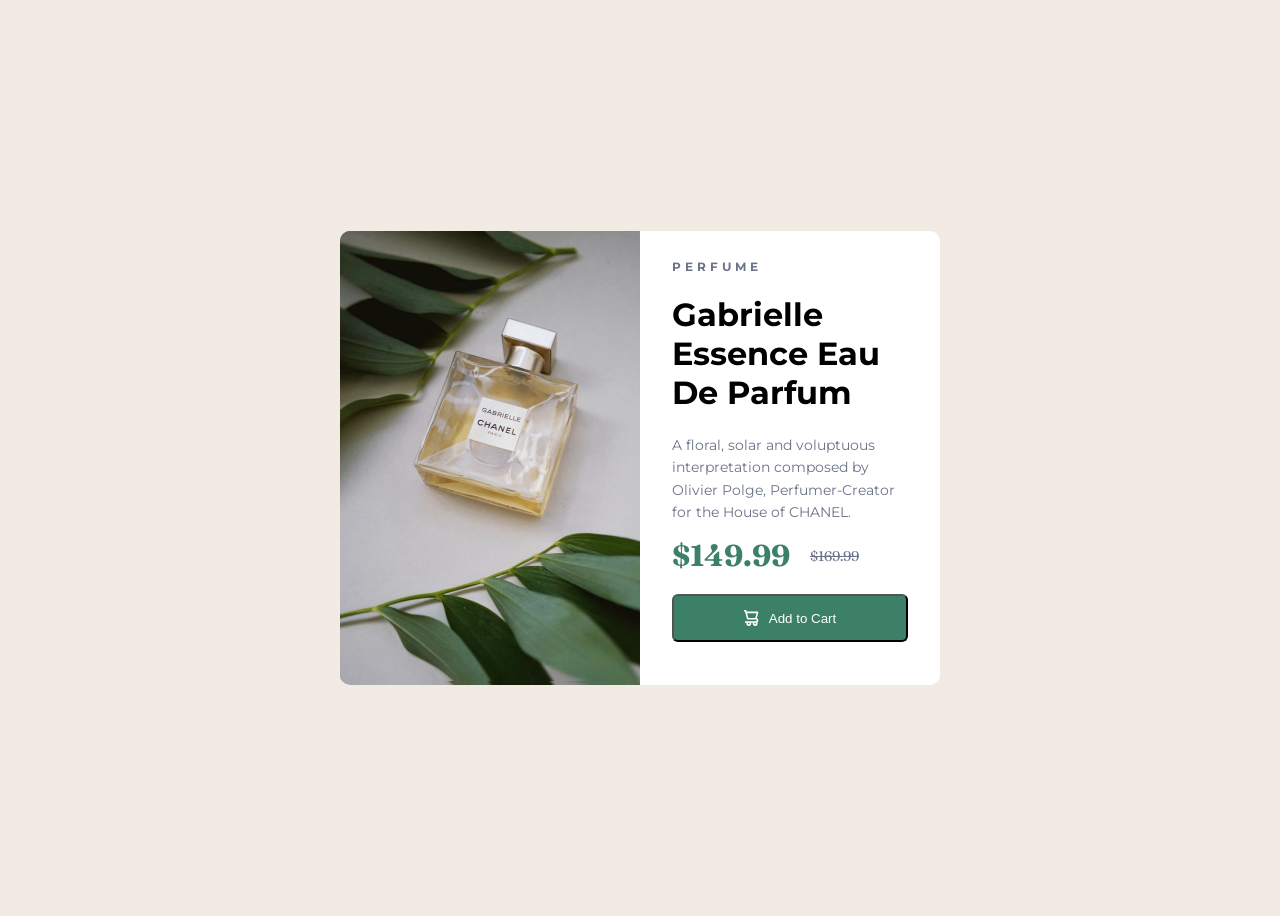
<file: product-preview-card-component-main/index.html>
<!DOCTYPE html>
<!DOCTYPE html>
<html lang="en">

<head>
  <meta charset="UTF-8">
  <meta name="viewport" content="width=device-width, initial-scale=1.0">
  <!-- displays site properly based on user's device -->

  <link rel="icon" type="image/png" sizes="32x32" href="./images/favicon-32x32.png">
  <link rel="stylesheet" href="./styles.css">
  <title>Frontend Mentor | Product preview card component</title>
</head>

<body>

  <div id="card">
    <div id="cardImg">
      <picture>
        <source media="(width <= 600px)" srcset="./images/image-product-mobile.jpg">
        <img src="./images/image-product-desktop.jpg" alt="Imagen de perfume" width="300px">
      </picture>
    </div>

    <div id="cardDescription">
      <p id="category">Perfume</p>

      <h1>Gabrielle Essence Eau De Parfum</h1>

      <p id="productDescription">A floral, solar and voluptuous interpretation composed by Olivier Polge,
        Perfumer-Creator for the House of CHANEL.</p>

      <div id="cardPrice">
        <p id="newPrice">$149.99</p>
        <p id="oldPrice"><del>$169.99</del></p>
      </div>

      <button>
        <img src="./images/icon-cart.svg" alt="">
        <p>Add to Cart</p>
      </button>
    </div>
  </div>
</body>

</html>
</file>
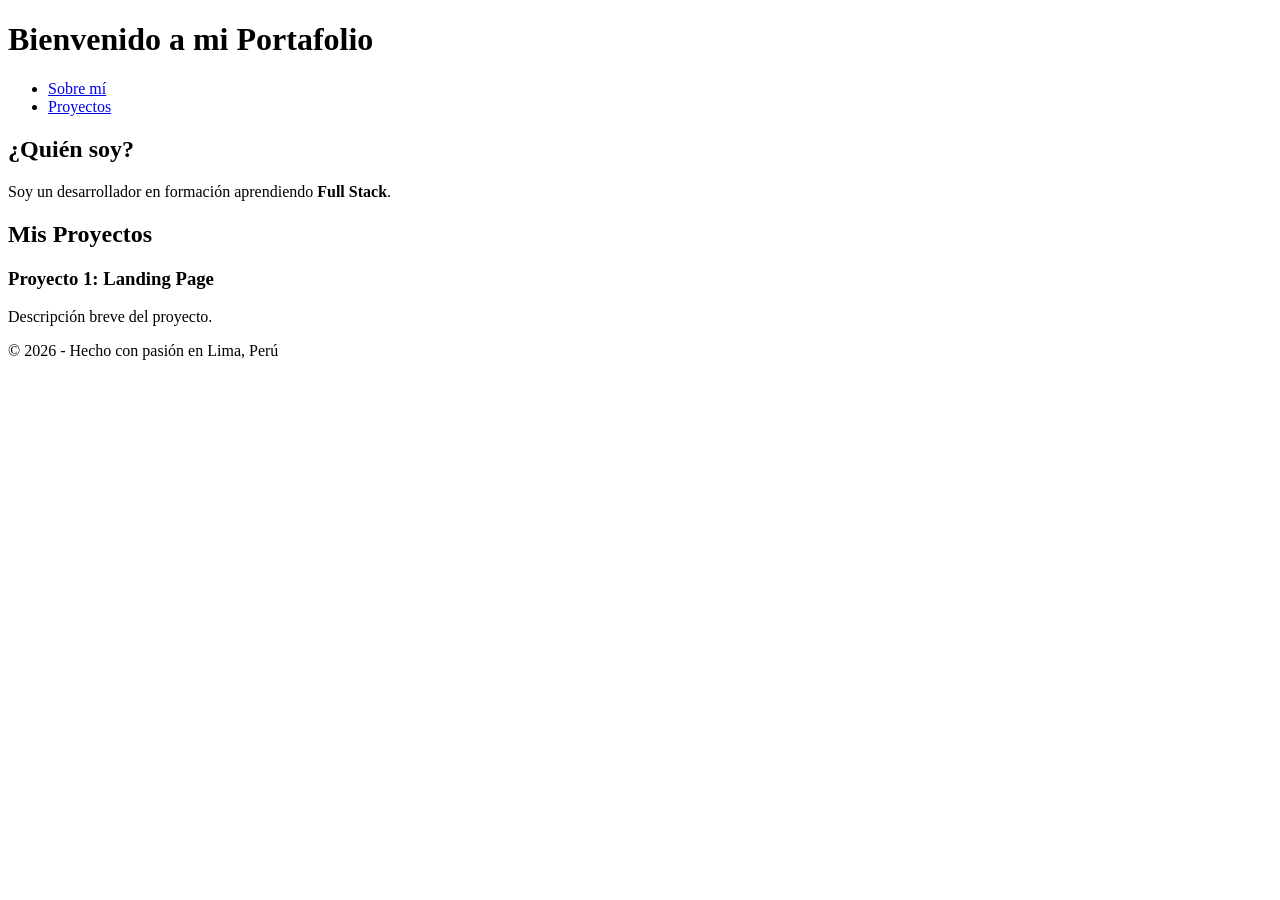
<file: practicando/semana_01/index.html>
<!DOCTYPE html>
<html lang="es">

<head>
    <meta charset="UTF-8">
    <meta name="viewport" content="width=device-width, initial-scale=1.0">
    <title>Mi primera Web Profesional</title>
</head>

<body>
    <header>
        <h1>Bienvenido a mi Portafolio</h1> 
        <nav>
            <ul>
                <li> <a href="sobre-mi">Sobre mí</a> </li>
                <li> <a href="proyectos">Proyectos</a></li>
            </ul>
        </nav>
    </header>    

    <main> <section id="sobre-mi">
            <h2>¿Quién soy?</h2>
            <p>Soy un desarrollador en formación aprendiendo <strong>Full Stack</strong>.</p>
        </section>

            <section id="proyectos">
                <h2>Mis Proyectos</h2>
                <article> <h3>Proyecto 1: Landing Page</h3>
                    <p>Descripción breve del proyecto.</p>
                </article>
            </section>
    </main>

    <footer>
        <p>&copy; 2026 - Hecho con pasión en Lima, Perú</p>
    </footer>
</body>

</html>
</file>
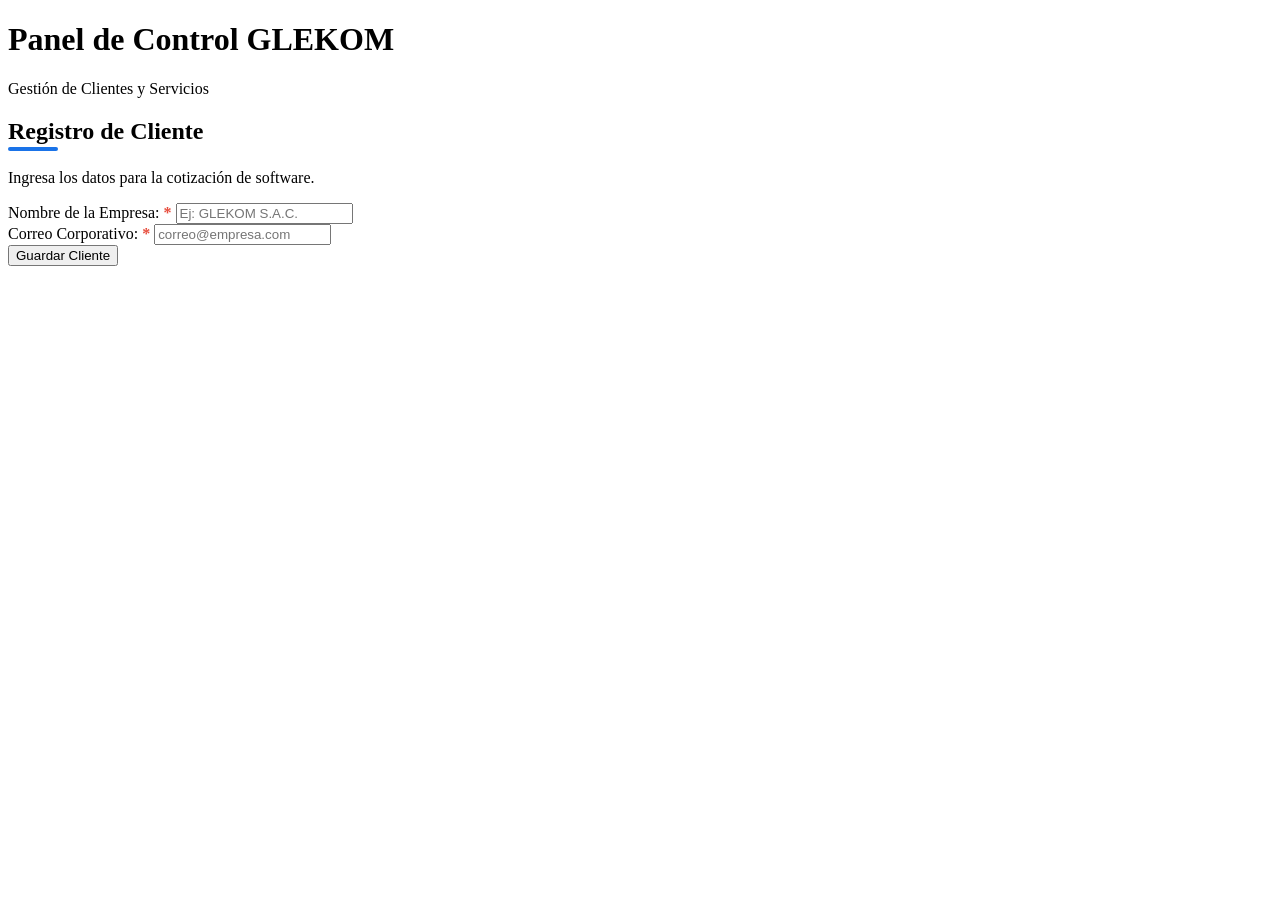
<file: practicando/semana_02/index.html>
<!DOCTYPE html>
<html lang="es">

<head>
    <meta charset="UTF-8">
    <meta name="viewport" content="width=device-width, initial-scale=1.0">
    <title>Glekom - Formulario con Box Model</title>
    <link rel="stylesheet" href="stylev4.css">
</head>

<body>

    <header>
        <h1 class="titulo-principal">Panel de Control GLEKOM</h1>
        <p id="subtitulo-bienvenida">Gestión de Clientes y Servicios</p>
    </header>

    <main>
        <section class="tarjeta-servicio">
            <h2>Registro de Cliente</h2>
            <p class="descripcion">Ingresa los datos para la cotización de software.</p>
            
            <form>
                <div class="grupo-campo">
                    <label for="nombre">Nombre de la Empresa:</label>
                    <input type="text" id="nombre" class="input-formulario" placeholder="Ej: GLEKOM S.A.C.">
                </div>

                <div class="grupo-campo">
                    <label for="email">Correo Corporativo:</label>
                    <input type="email" id="email" class="input-formulario" placeholder="correo@empresa.com">
                </div>

                <button type="button" class="btn-primario">Guardar Cliente</button>
            </form>
        </section>
    </main>

</body>
</html>
</file>
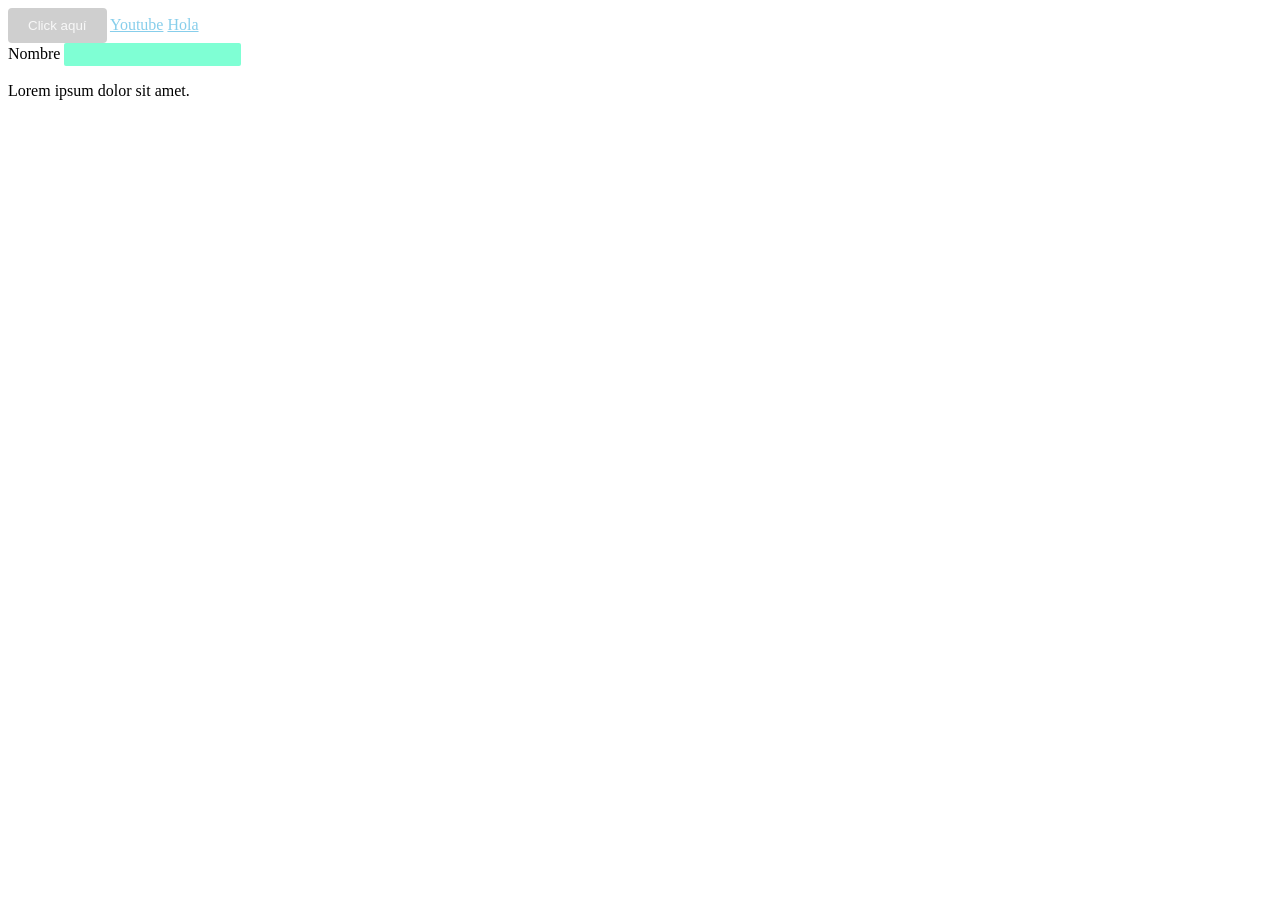
<file: paginas/efectos.html>
<!DOCTYPE html>
<html lang="es">

<head>
    <meta charset="UTF-8">
    <meta name="viewport" content="width=device-width, initial-scale=1.0">
    <link rel="stylesheet" href="../css/efectos.css">
    <title>Document</title>
</head>

<body>
    <button onclick="alert('Has dado click')" disabled>Click aquí</button>

    <a href="https://youtube.com" target="_blank">Youtube</a>
    <a href="https://jjjjjjjjjj.com">Hola</a>

    <form action="">
        <label for="">Nombre</label>
        <input type="email">
    </form>

    <p>Lorem ipsum dolor sit amet.</p>
</body>

</html>
</file>
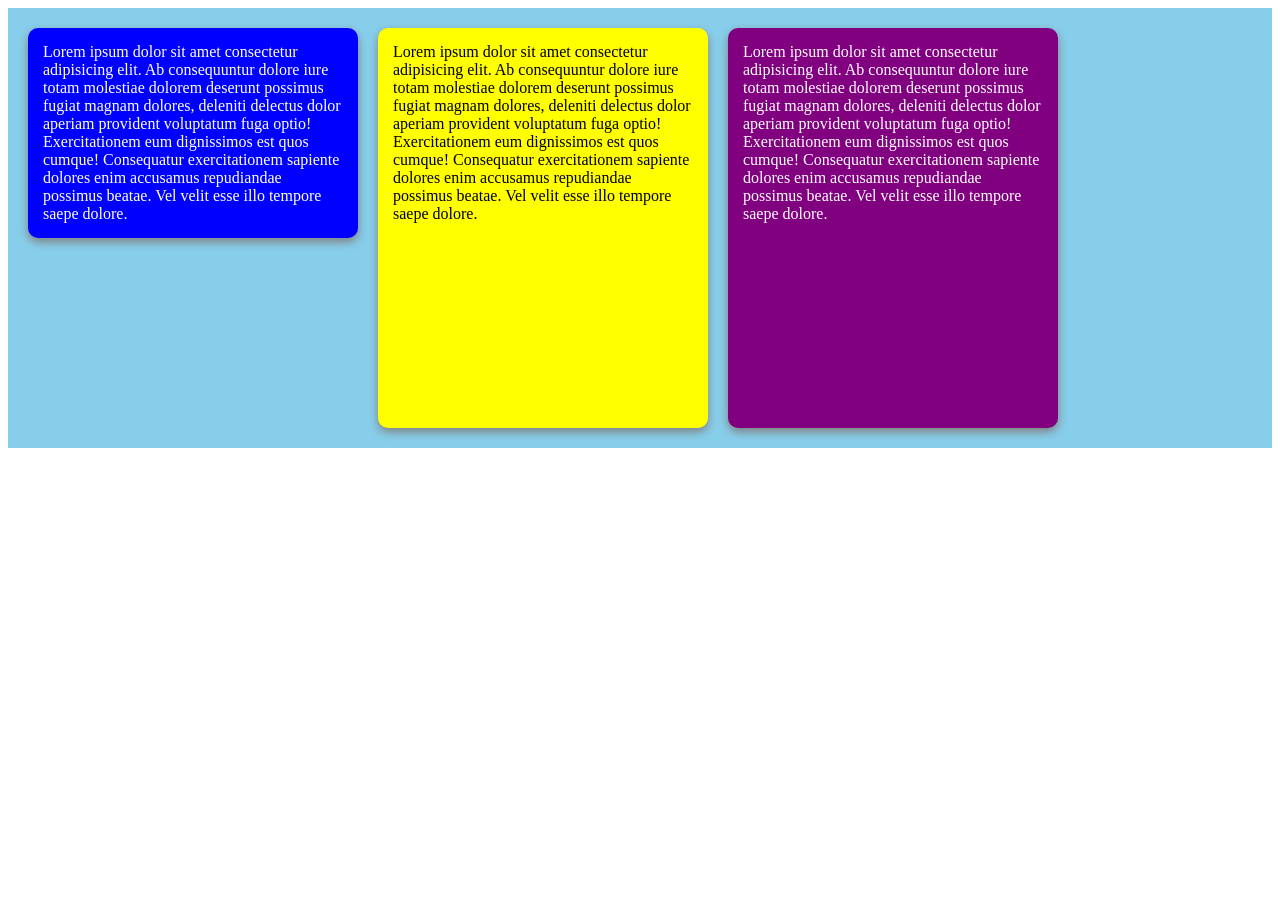
<file: paginas/flex.html>
<!DOCTYPE html>
<html lang="es">

<head>
    <meta charset="UTF-8">
    <meta name="viewport" content="width=device-width, initial-scale=1.0">
    <link rel="stylesheet" href="../css/flex.css">
    <title>Document</title>
</head>

<body>
    <div id="padre">
        <div class="hijo">Lorem ipsum dolor sit amet consectetur adipisicing elit. Ab consequuntur dolore iure totam
            molestiae dolorem deserunt possimus fugiat magnam dolores, deleniti delectus dolor aperiam provident
            voluptatum fuga optio! Exercitationem eum dignissimos est quos cumque! Consequatur exercitationem sapiente
            dolores enim accusamus repudiandae possimus beatae. Vel velit esse illo tempore saepe dolore.</div>
        <div class="hijo">Lorem ipsum dolor sit amet consectetur adipisicing elit. Ab consequuntur dolore iure totam
            molestiae dolorem deserunt possimus fugiat magnam dolores, deleniti delectus dolor aperiam provident
            voluptatum fuga optio! Exercitationem eum dignissimos est quos cumque! Consequatur exercitationem sapiente
            dolores enim accusamus repudiandae possimus beatae. Vel velit esse illo tempore saepe dolore.</div>
        <div class="hijo">Lorem ipsum dolor sit amet consectetur adipisicing elit. Ab consequuntur dolore iure totam
            molestiae dolorem deserunt possimus fugiat magnam dolores, deleniti delectus dolor aperiam provident
            voluptatum fuga optio! Exercitationem eum dignissimos est quos cumque! Consequatur exercitationem sapiente
            dolores enim accusamus repudiandae possimus beatae. Vel velit esse illo tempore saepe dolore.</div>
    </div>
</body>

</html>
</file>
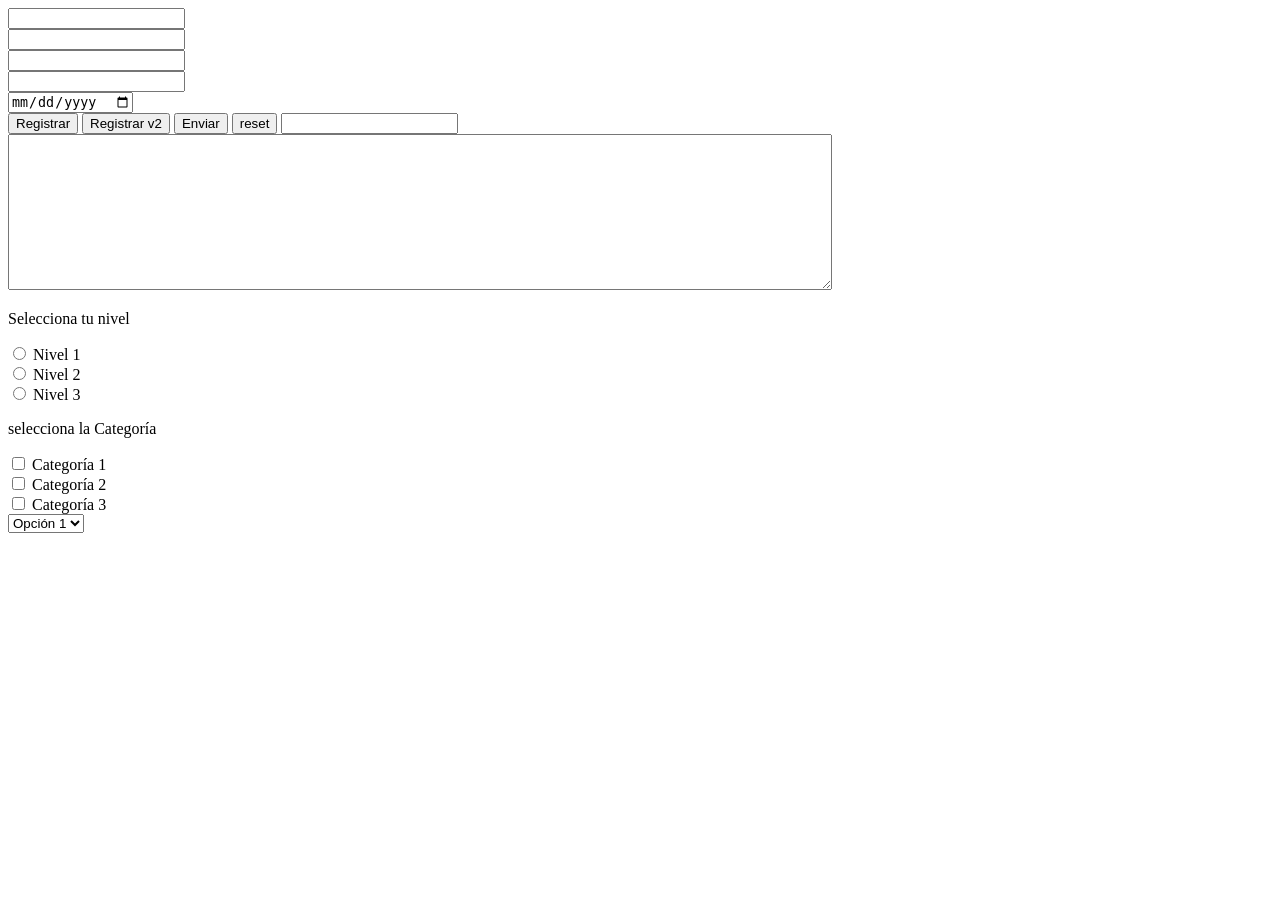
<file: paginas/formularios.html>
<!DOCTYPE html>
<html lang="es">
<head>
    <meta charset="UTF-8">
    <meta name="viewport" content="width=device-width, initial-scale=1.0">
    <title>Document</title>
</head>
<body>

    <form action="">

          <!-- para escribir texto -->
        <input type="text"> <br>

        <!-- para escribir números -->
        <input type="number"> <br>

        <!-- para escribir contraseñas -->
        <input type="password"> <br>

        <!-- para escribir correos -->
        <input type="email"> <br>

        <!-- para escribir fechas -->
        <input type="date"> <br>

        <!-- para crear botones -->
        <input type="button" value="Registrar">

        <!-- otra forma para crear botones, este es el más moderno para crear botones -->  
        <button>Registrar v2</button>

        <!-- permite enviar la información -->
        <input type="submit" value="Enviar">
    
        <!-- permite resetear o eliminar la información de un formulario -->
        <input type="reset" value="reset">

         <!-- permite agregar información de página web -->
        <input type="url">

        <!-- permite agregar texto largo -->
        <textarea cols="100" rows="10"></textarea>

        <p>Selecciona tu nivel</p>
        <input type="radio" name="nivel"> <span>Nivel 1</span> <br>
        <input type="radio" name="nivel"> <span>Nivel 2</span> <br>
        <input type="radio" name="nivel"> <span>Nivel 3</span> <br>

        <p>selecciona la Categoría</p>
        <input type="checkbox" name="check 1"> <span>Categoría 1</span> <br>
        <input type="checkbox" name="check 2"> <span>Categoría 2</span> <br>
        <input type="checkbox" name="check 3"> <span>Categoría 3</span> <br>

        <select name="Opciones">
            <option value="1"> Opción 1</option>
            <option value="2"> Opción 2</option>
            <option value="3"> Opción 3</option>
            <option value="4"> Opción 4</option>
        </select>



    </form>




</body>
</html>
</file>
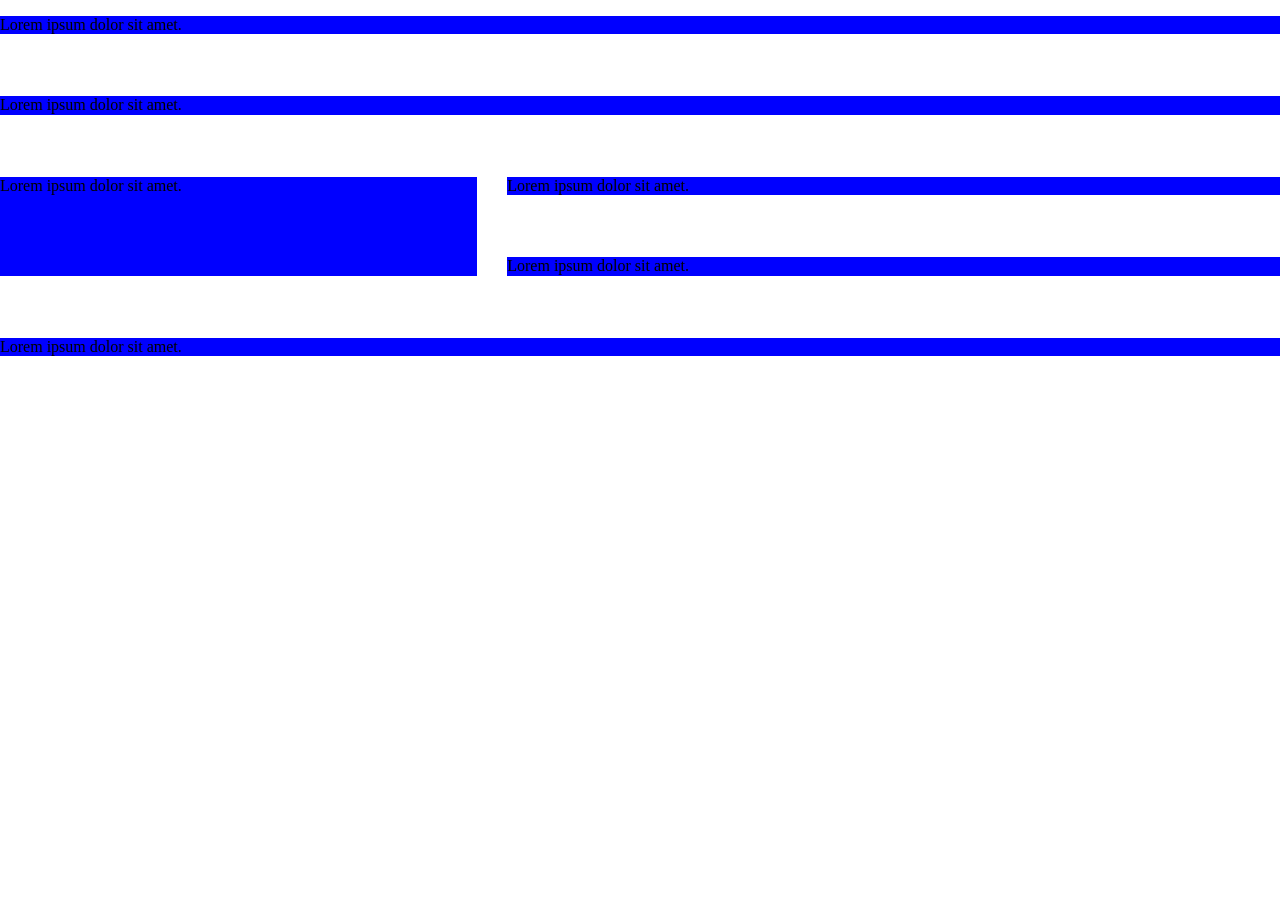
<file: paginas/grid.html>
<!DOCTYPE html>
<html lang="es">

<head>
    <meta charset="UTF-8">
    <meta name="viewport" content="width=device-width, initial-scale=1.0">
    <link rel="stylesheet" href="../css/grid.css">
    <title>Document</title>
</head>

<body>
    <div id="contenedor">
        <p>Lorem ipsum dolor sit amet.</p>
        <p>Lorem ipsum dolor sit amet.</p>
        <p>Lorem ipsum dolor sit amet.</p>
        <p>Lorem ipsum dolor sit amet.</p>
        <p>Lorem ipsum dolor sit amet.</p>
        <p>Lorem ipsum dolor sit amet.</p>
    </div>
</body>

</html>
</file>
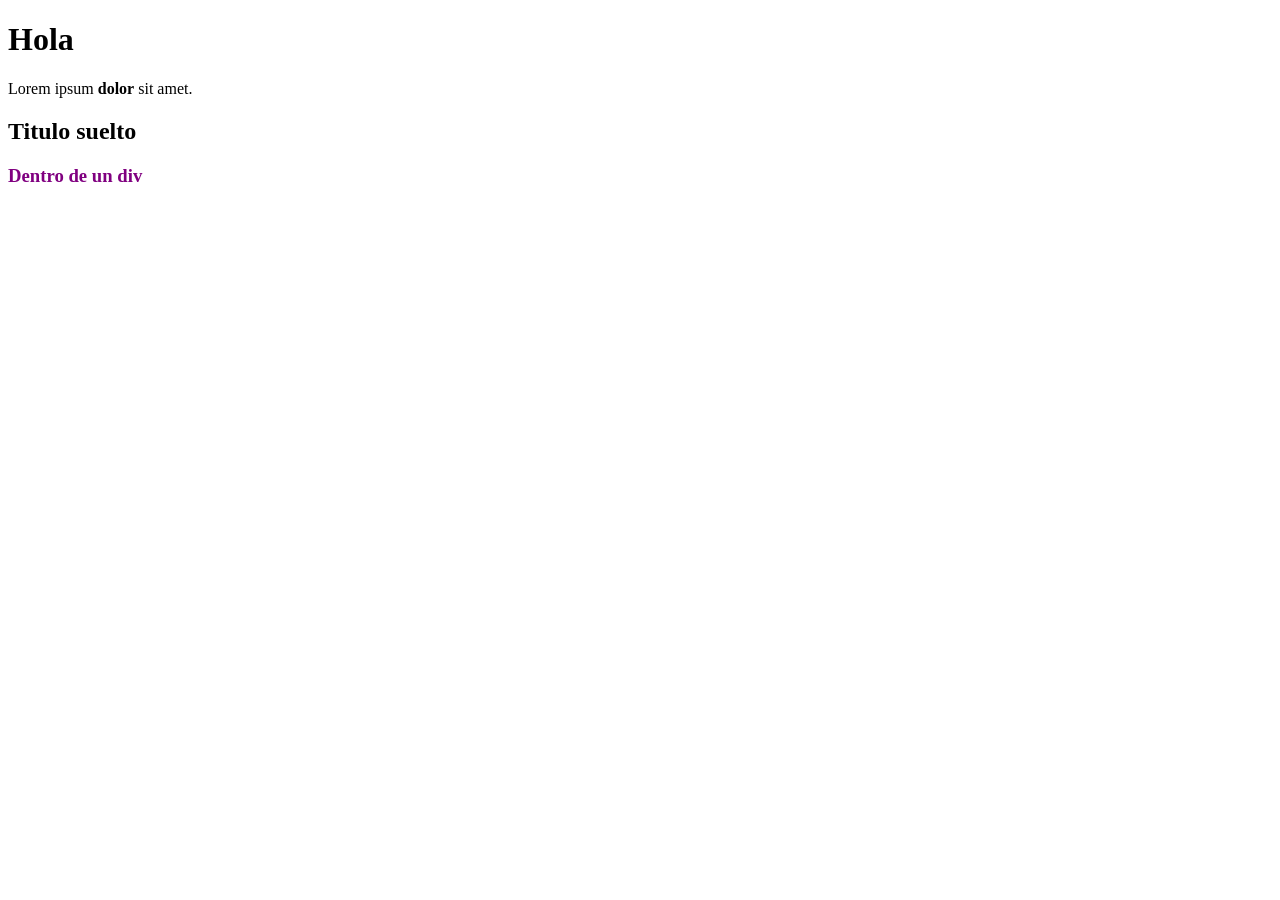
<file: paginas/medidas.html>
<!DOCTYPE html>
<html lang="es">

<head>
    <meta charset="UTF-8">
    <meta name="viewport" content="width=device-width, initial-scale=1.0">
    <link rel="stylesheet" href="../css/medidas.css">
    <title>Document</title>
</head>

<body>
    <h1>Hola</h1>

    <p>Lorem ipsum <b>dolor</b> sit amet.</p>
    </div>

    <h2>Titulo suelto</h2>

    <div>
        <h3>Dentro de un div</h3>
    </div>
</body>

</html>
</file>
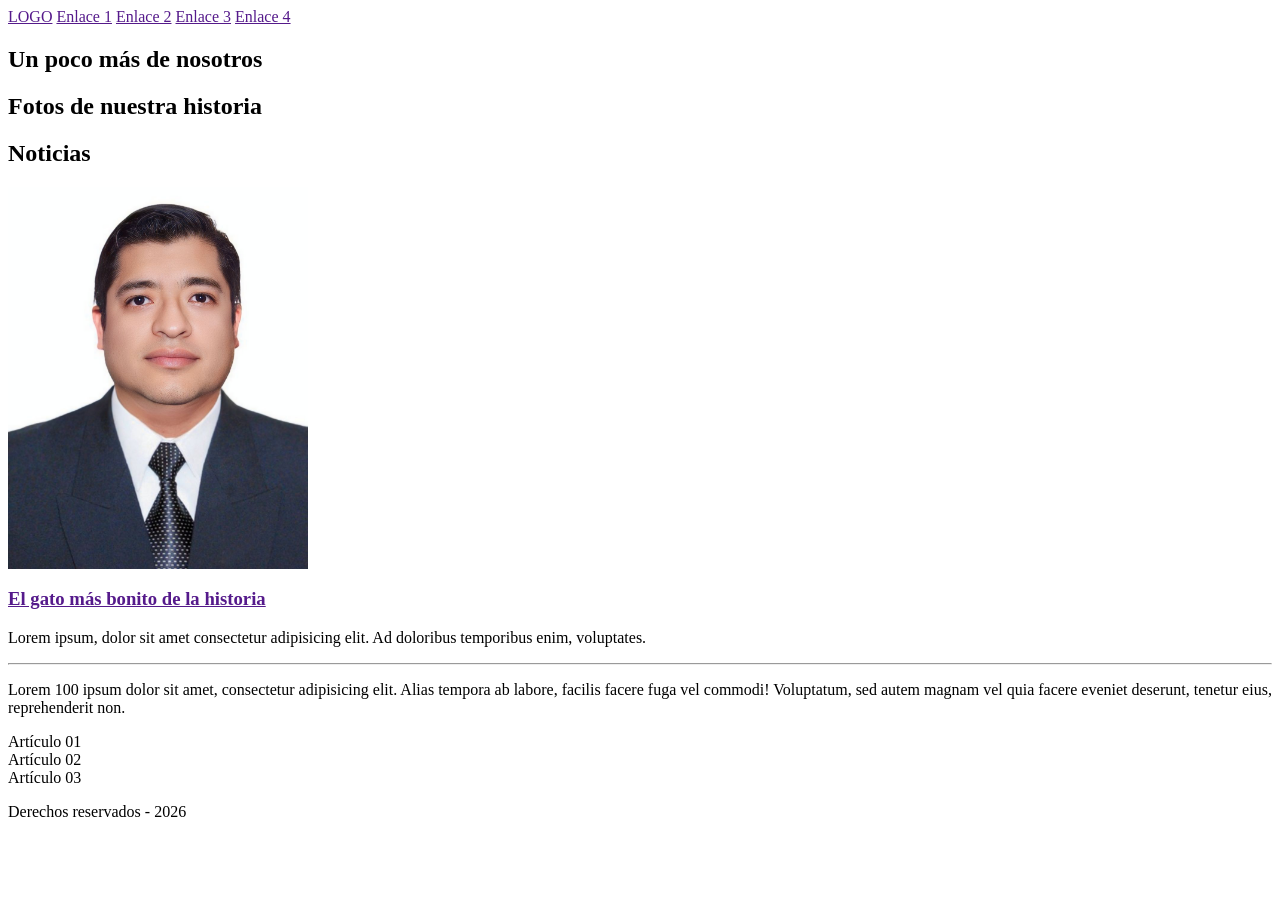
<file: paginas/pagina.html>
<html>
    <head>
        <meta charset="UTF-8">
        <meta name="viewport" content="width=device-width, initial-scale=1.0">
        <title>Página de gatos</title>
    </head>
<body>
    <header>
        <nav>
            <a href="">LOGO</a>
            <a href="">Enlace 1</a>
            <a href="">Enlace 2</a>
            <a href="">Enlace 3</a>
            <a href="">Enlace 4</a>
        </nav>
    </header>

    <main>
        <section>
            <h2>Un poco más de nosotros</h2>
        </section>
        <section>
            <h2>Fotos de nuestra historia</h2>
        </section>
        <section>
            <h2>Noticias</h2>

            <div>
                <img width="300px"
                    src="./KGCA.jpg"
                    alt="">
                <h3>
                    <a href="">El gato más bonito de la historia</a>
                </h3>

                <p>Lorem ipsum, dolor sit amet consectetur adipisicing elit. Ad doloribus temporibus enim, voluptates.</p>
                <hr>
                <P>Lorem 100 ipsum dolor sit amet, consectetur adipisicing elit. Alias tempora ab labore, facilis facere fuga vel commodi! Voluptatum, sed autem magnam vel quia facere eveniet deserunt, tenetur eius, reprehenderit non.</P>
            </div>
            <article>Artículo 01</article>
            <article>Artículo 02</article>
            <article>Artículo 03</article>
        </section>
    </main>

    <footer>
        <p>Derechos reservados - 2026</p>
    </footer>
    
</body>

</html>
</file>
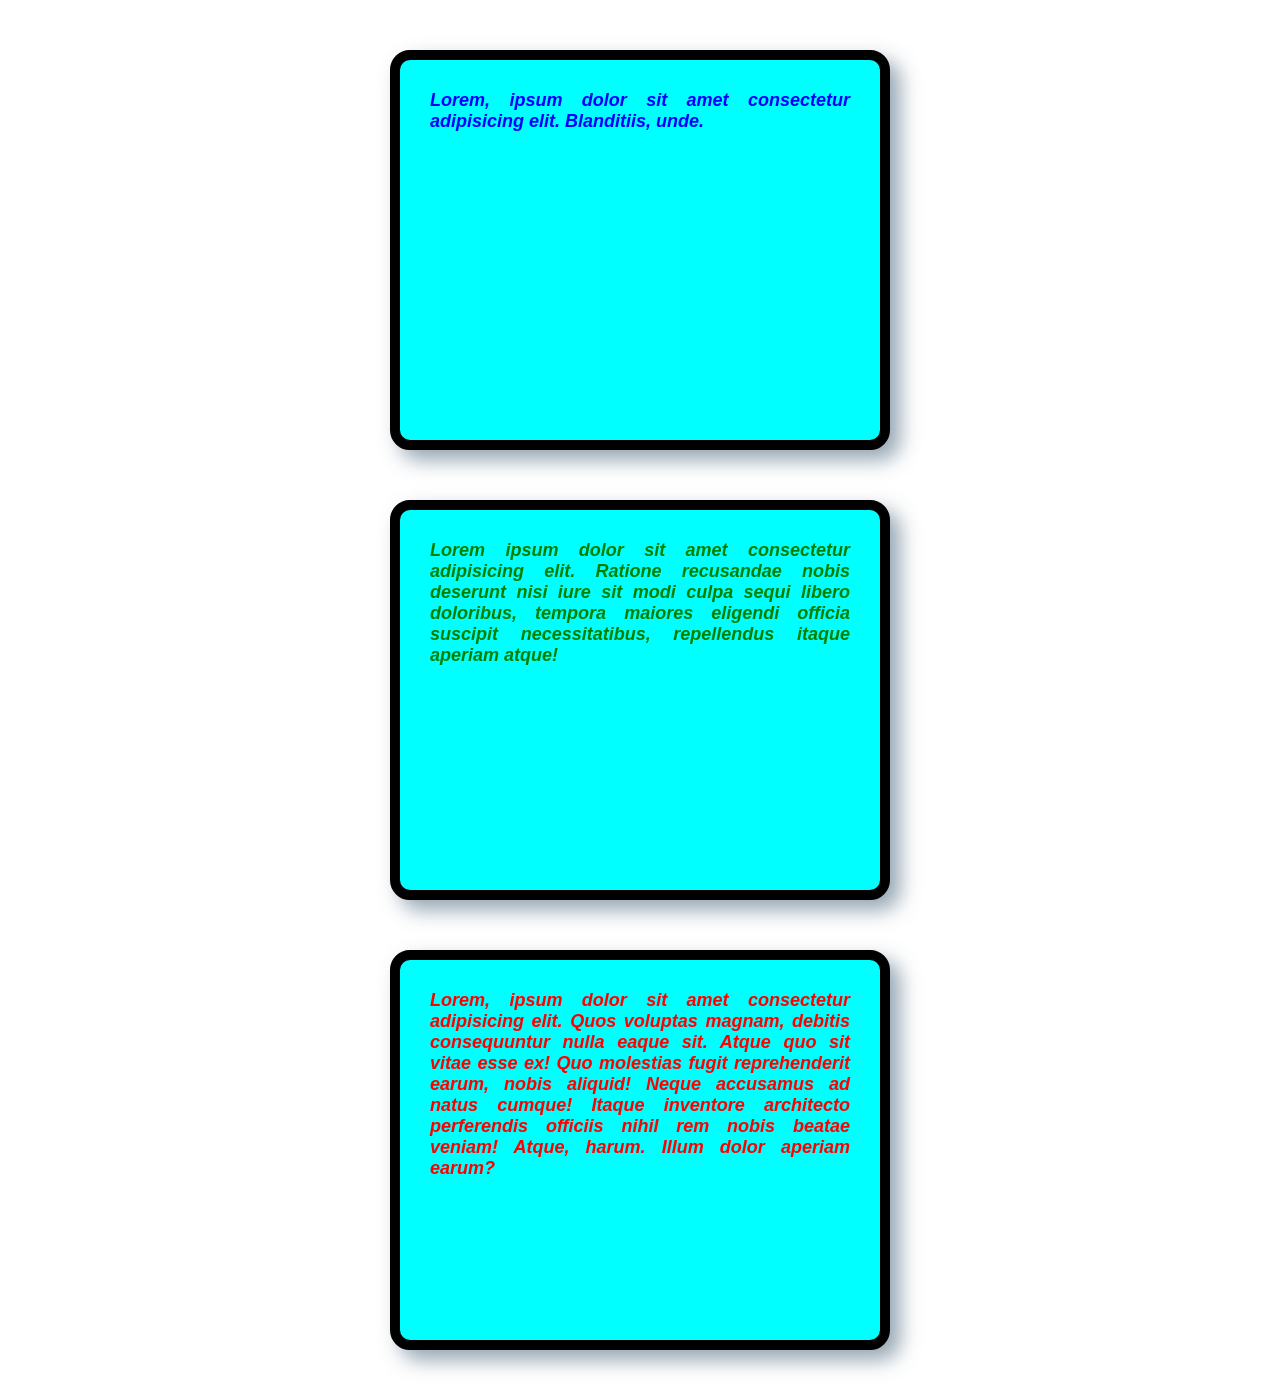
<file: paginas/paginaConCss.html>
<!DOCTYPE html>
<html lang="es">

<head>
    <meta charset="UTF-8">
    <meta name="viewport" content="width=device-width, initial-scale=1.0">
    <link rel="stylesheet" href="../css/estilos2.css">
    <link href="https://fonts.googleapis.com/css2?family=Playwrite+GB+J+Guides:ital@0;1&display=swap" rel="stylesheet">
    <title>Document</title>
</head>

<body>
    <!--  -->
    <p id="unico" class="ejemplo">Lorem, ipsum dolor sit amet <b><i>consectetur</i></b> adipisicing elit. Blanditiis,
        unde.</p>


    <p>Lorem ipsum dolor sit amet consectetur adipisicing elit. Ratione recusandae nobis deserunt nisi iure sit modi
        culpa sequi libero doloribus, tempora maiores eligendi officia suscipit necessitatibus, repellendus itaque
        aperiam atque!</p>

    <p class="ejemplo">Lorem, ipsum dolor sit amet consectetur adipisicing elit. Quos voluptas magnam, debitis
        consequuntur nulla eaque sit. Atque quo sit vitae esse ex! Quo molestias fugit reprehenderit earum, nobis
        aliquid! Neque accusamus ad natus cumque! Itaque inventore architecto perferendis officiis nihil rem nobis
        beatae veniam! Atque, harum. Illum dolor aperiam earum?</p>
</body>

</html>
</file>
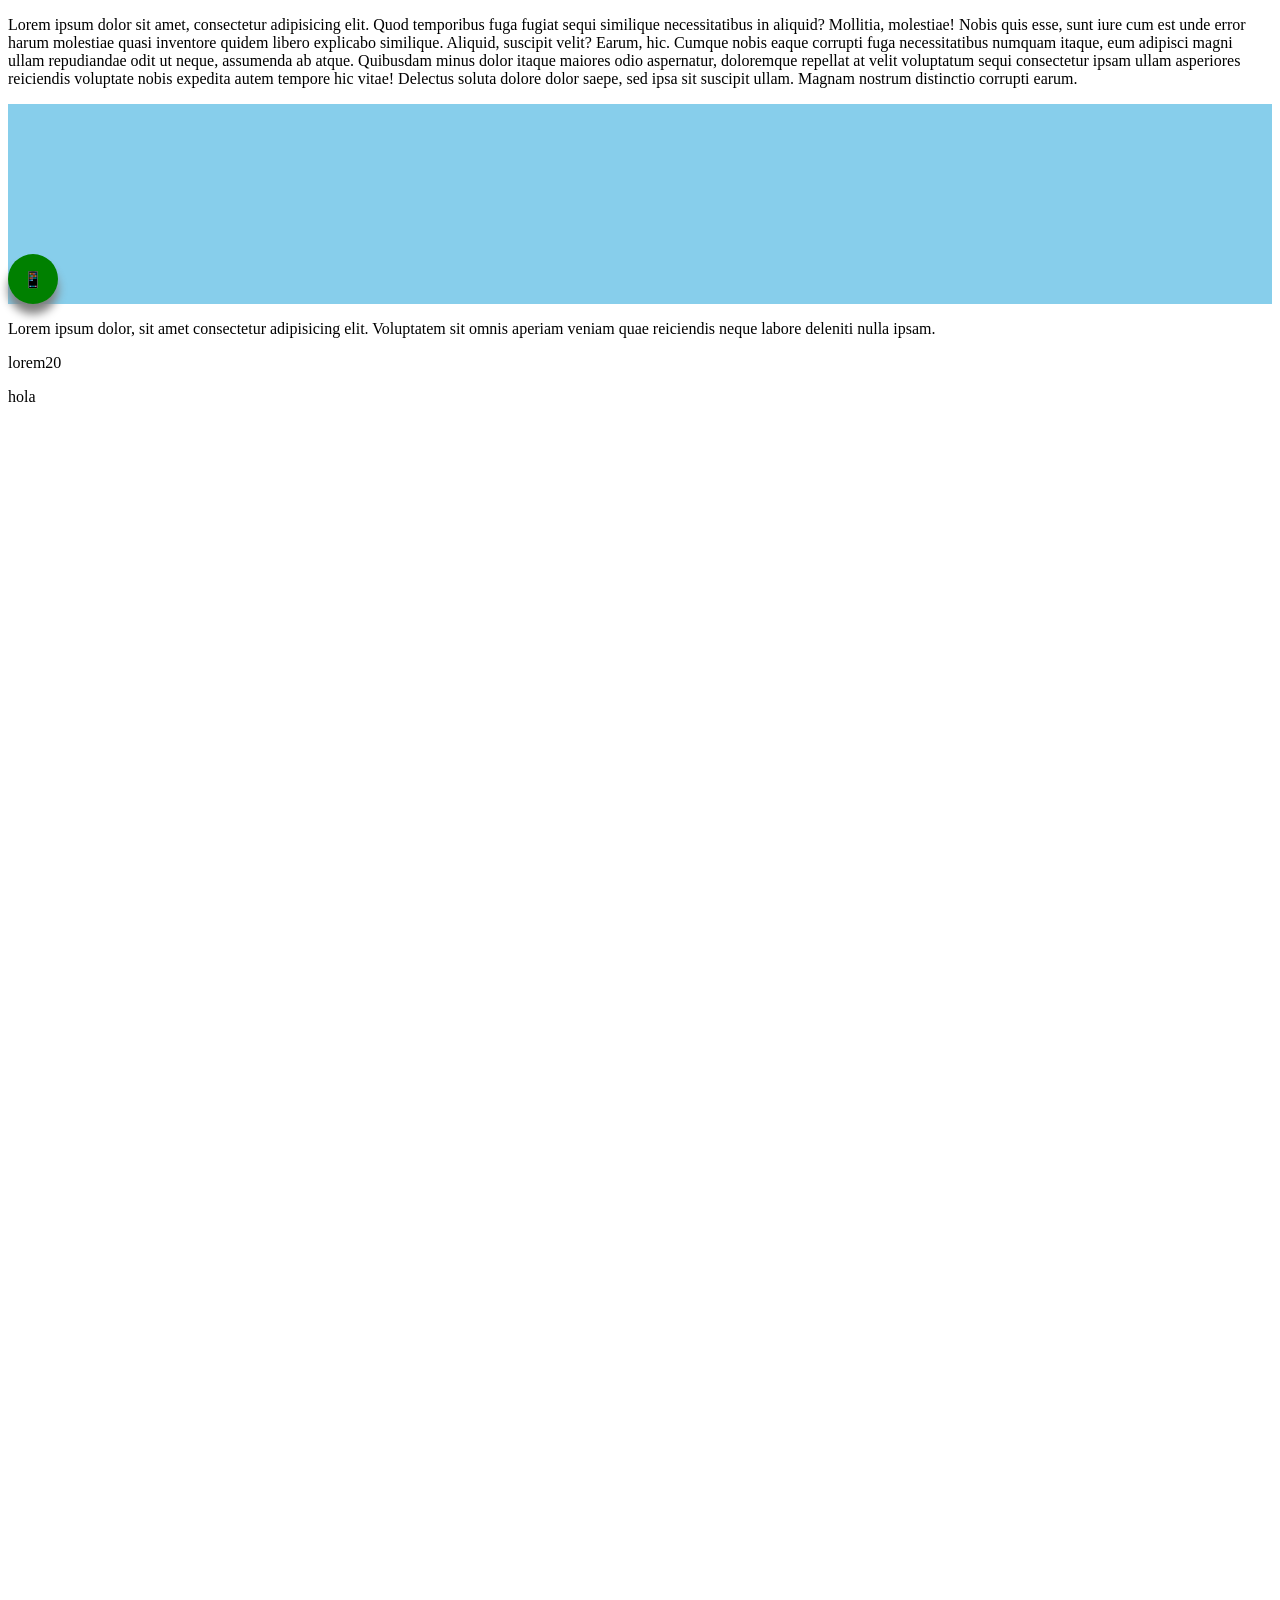
<file: paginas/position.html>
<!DOCTYPE html>
<html lang="es">

<head>
    <meta charset="UTF-8">
    <meta name="viewport" content="width=device-width, initial-scale=1.0">
    <link rel="stylesheet" href="../css/position.css">
    <title>Document</title>
</head>

<body>
    <p>
        Lorem ipsum dolor sit amet, consectetur adipisicing elit. Quod temporibus fuga fugiat sequi similique
        necessitatibus in aliquid? Mollitia, molestiae! Nobis quis esse, sunt iure cum est unde error harum molestiae
        quasi inventore quidem libero explicabo similique. Aliquid, suscipit velit? Earum, hic. Cumque nobis eaque
        corrupti fuga necessitatibus numquam itaque, eum adipisci magni ullam repudiandae odit ut neque, assumenda ab
        atque. Quibusdam minus dolor itaque maiores odio aspernatur, doloremque repellat at velit voluptatum sequi
        consectetur ipsam ullam asperiores reiciendis voluptate nobis expedita autem tempore hic vitae! Delectus soluta
        dolore dolor saepe, sed ipsa sit suscipit ullam. Magnam nostrum distinctio corrupti earum.
    </p>

    <div id="cajon">
        <div id="whatsapp">
            📱
        </div>
    </div>

    <p>
        Lorem ipsum dolor, sit amet consectetur adipisicing elit. Voluptatem sit omnis aperiam veniam quae reiciendis
        neque labore deleniti nulla ipsam.
    </p>

    <p>lorem20</p>


    <p>hola</p>
</body>

</html>
</file>
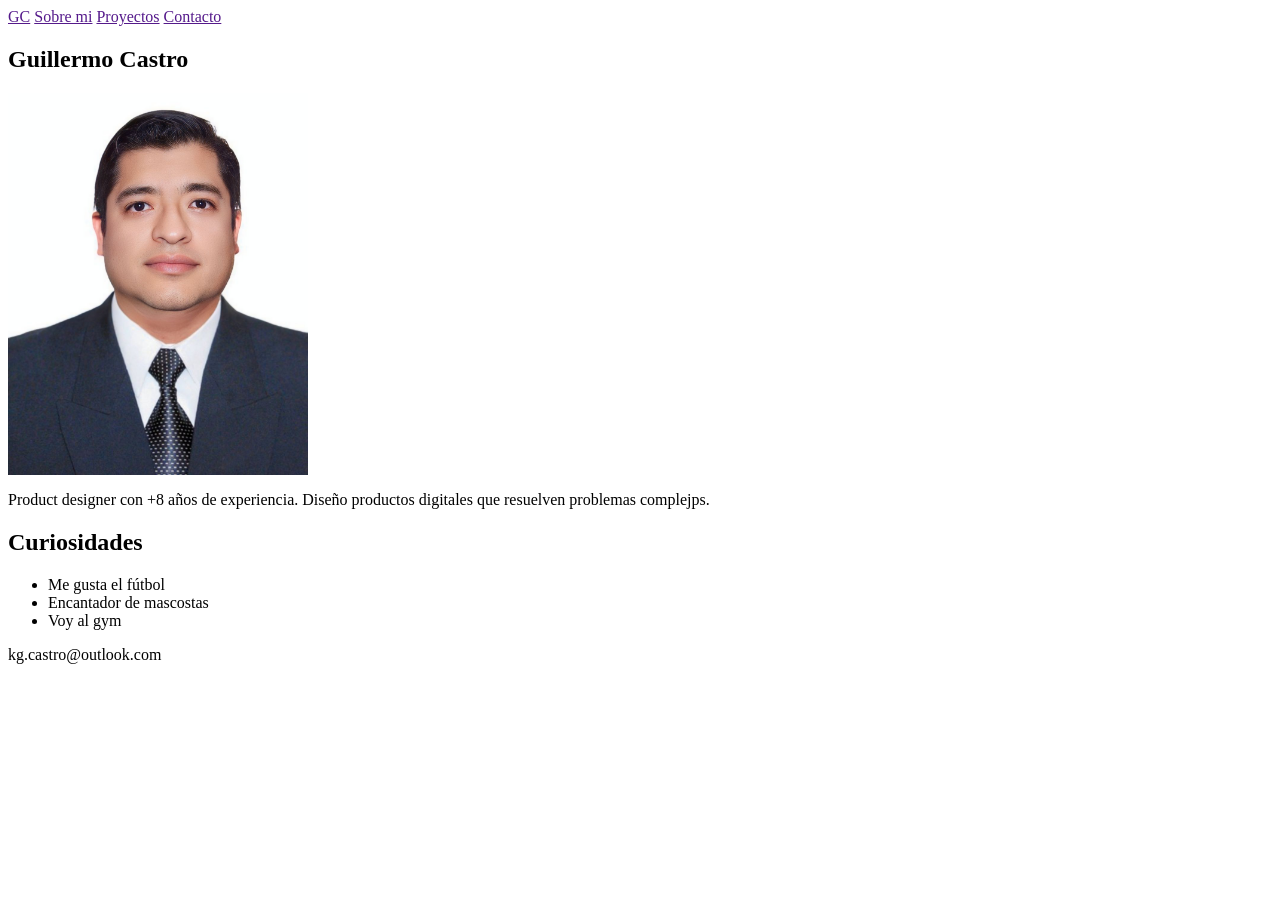
<file: paginas/presentacion_personal.html>
<html>

<body>
    <header>
        <nav>
            <a href="">GC</a>
            <a href="">Sobre mi</a>
            <a href="">Proyectos</a>
            <a href="">Contacto</a>
        </nav>
    </header>

    <main>
        <section>
            <h2>Guillermo Castro</h2>
            <img width="300px"
                    src="KGCA.jpg"
                    alt="">
            <p>Product designer con +8 años de experiencia. Diseño productos digitales que resuelven problemas complejps.</p>

        </section>
        <section>
            <h2>Curiosidades</h2>
            <ul>
                <li>Me gusta el fútbol</li>
                <li>Encantador de mascostas</li>
                <li>Voy al gym</li></ul>

            <article></article>
            <article></article>
            <article></article>
        </section>
    </main>

    <footer>
        <p>kg.castro@outlook.com</p>
    </footer>
</body>
    
</html>
</file>
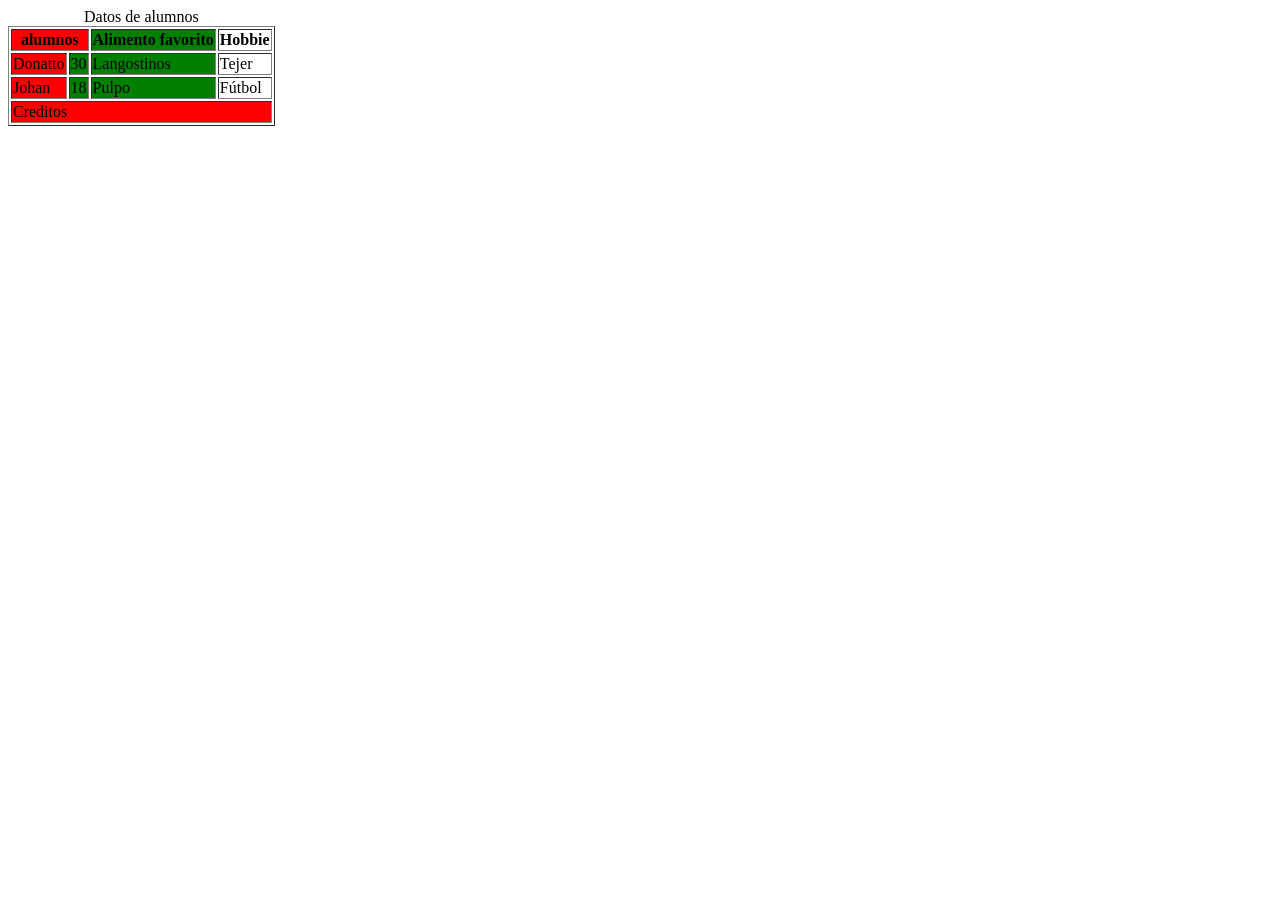
<file: paginas/tablas.html>
<!DOCTYPE html>
<html lang="es">
<head>
    <meta charset="UTF-8">
    <meta name="viewport" content="width=device-width, initial-scale=1.0">
    <title>Document</title>
</head>
<body>
    
    <table border="1">
        <caption>Datos de alumnos</caption>
        <colgroup>
            <col span="1" style="background-color: red;">
            <col span="2" style="background-color: green;">
        </colgroup>

        <thead>
            <tr>
                <th colspan="2">alumnos</th>
                <th>Alimento favorito</th>
                <th>Hobbie</th>
            </tr>

        </thead>
        <tbody>
            <tr>
                <td>Donatto</td>
                <td>30</td>
                <td>Langostinos</td>
                <td>Tejer</td>
            </tr>
            <tr>
                <td>Johan</td>
                <td>18</td>
                <td>Pulpo</td>
                <td>Fútbol</td>
            </tr>
        </tbody>   

        <tfoot>
            <tr>
                <td colspan="4">Creditos</td>
            </tr>

        </tfoot>

    </table>

</body>

</html>
</file>
<file: product-preview-card-component-main/styles.css>
/* Montserrat */
@import url('https://fonts.googleapis.com/css2?family=Montserrat:ital,wght@0,100..900;1,100..900&display=swap');

/* Fraunces */
@import url('https://fonts.googleapis.com/css2?family=Fraunces:ital,opsz,wght@0,9..144,100..900;1,9..144,100..900&display=swap');

body {
    background-color: hsl(30, 38%, 92%);
    display: flex;
    justify-content: center;
    align-items: center;
    height: 100vh;
}

#card {
    background-color: white;
    font-family: 'Montserrat';
    width: 600px;
    display: flex;
    border-radius: 10px;
    overflow: hidden;
}

#cardImg {
    width: 300px;
    min-height: 300px;
    background-image: url(./images/image-product-desktop.jpg);
    background-repeat: no-repeat;
    background-size: cover;
    background-position: center;
}

#cardDescription {
    width: 300px;
    padding: 1em 2em;
}

p {
    color: hsl(228, 12%, 48%);
}

#cardPrice {
    display: flex;
    align-items: center;
    font-family: 'Fraunces';
    gap: 20px;
    margin-top: -30px;
    margin-bottom: -10px;
}

#newPrice {
    font-size: 30px;
    color: hsl(158, 36%, 37%);
    font-weight: bold;
}

#oldPrice {
    font-size: 14px;
    color: hsl(228, 12%, 48%);
}

#category {
    text-transform: uppercase;
    letter-spacing: 4px;
    font-size: 12px;
    font-weight: bold;
}

#productDescription {
    line-height: 1.6;
    font-size: 14px;
}

button {
    background-color: hsl(158, 36%, 37%);
    width: 100%;
    border-radius: 6px;
    cursor: pointer;
    display: flex;
    align-items: center;
    justify-content: center;
    gap: 10px;

    p {
        color: white;
    }
}

button:hover {
    background-color: hsl(158, 42%, 18%);
}

@media (width <=600px) {
    #card {
        flex-direction: column;
    }

    #cardDescription { padding: .5em 1em; }

    #cardDescription,#cardImg {
        width: 100%;
        box-sizing: border-box;
    }

    #cardImg {
        background-image: url(./images/image-product-mobile.jpg);
    }
}
</file>
<file: practicando/semana_02/stylev4.css>
/* ==========================================
   APLICANDO PSEUDOCLASES (Interactividad)
   ========================================== */

/* :hover - Se activa cuando el mouse pasa sobre el botón */
.btn-primario:hover {
    background-color: #1557b0; /* Un azul más oscuro */
    box-shadow: 0 0.5rem 1rem rgba(26, 115, 232, 0.2); /* Sombra elegante */
    transform: translateY(-2px); /* Eleva el botón ligeramente */
}

/* :active - Se activa en el microsegundo exacto en que se hace clic */
.btn-primario:active {
    transform: translateY(0); /* El botón regresa a su posición original simulando un clic físico */
    transition: all 0.3s ease;
}

/* :focus - Se activa cuando el usuario hace clic dentro del input para escribir */
.input-formulario:focus {
    border-color: #1a73e8; /* El borde gris se vuelve azul GLEKOM */
    background-color: #ffffff;
    box-shadow: 0 0 0 4px rgba(26, 115, 232, 0.15); /* Efecto de brillo exterior */
    transition: all 0.3s ease;
}


/* ==========================================
   APLICANDO PSEUDOELEMENTOS (Efectos Visuales)
   ========================================== */

/* Usaremos ::after para colocar un asterisco rojo automático 
   a todos los labels que representen campos obligatorios */
.grupo-campo label::after {
    content: " *"; /* Texto que se inyectará dinámicamente */
    color: #e74c3c; /* Color rojo para indicar obligatoriedad */
    font-weight: bold;
}

/* Usaremos ::before para crear una pequeña barra decorativa azul 
   debajo del título del registro */
.tarjeta-servicio h2 {
    position: relative; /* Necesario para posicionar el pseudoelemento interno */
    margin-bottom: 1.5rem;
}

.tarjeta-servicio h2::before {
    content: ""; /* OBLIGATORIO: Si no pones content, el pseudoelemento no se dibuja */
    position: absolute;
    bottom: -6px; /* Lo ubica justo debajo del texto */
    left: 0;
    width: 50px; /* Ancho de la línea decorativa */
    height: 4px; /* Grosor de la línea */
    background-color: #1a73e8; /* Color azul */
    border-radius: 2px;
}
</file>
<file: css/efectos.css>
button {
    background-color: rgb(255, 224, 147);
    border: 0;
    border-radius: 4px;
    padding: 10px 20px;
    transition: background-color .2s;
}

/* cuando pasamos el mouse encima */
button:hover {
    background-color: rgb(211, 169, 65);
}

/* cuando damos click */
button:active {
    background-color: rgb(245, 231, 194);
}

/* cuando queremos deshabilitar */
button:disabled {
    background-color: rgb(207, 207, 207);
    color: rgb(248, 248, 248);
    cursor: not-allowed;
}

/* ------------------------ */
/* Cuando ya hemos visitado un link */
a:visited {
    color: red;
}

/* Un enlace nuevo, que no hemos visitado */
a:link {
    color: skyblue;
}

/* ----------------------------- */
/* Cuando mi atención está en un input */
input {
    border: 0;
    padding: 4px;
    border-radius: 2px;
}

input:focus {
    background-color: antiquewhite;
    box-shadow: 0 10px 10px gray;
}

/* Lo escrito dentro del input no cumple con el formato */
input:invalid {
    background-color: crimson;
}

/* Lo escrito dentro del input cumple con el formato */
input:valid {
    background-color: aquamarine;
}

/* : / pseudoclase - estados de un elemento */
/* :: / pseudoelementos - elementos virtuales que se crean para aplicar estilos a otras partes */

p::selection {
    background-color: red;
}
</file>
<file: css/flex.css>
#padre {
    background-color: skyblue;
    display: flex;
    gap: 20px; /* Un espacio más prudente para empezar */
    padding: 20px; /* Para que el fondo azul del padre se note alrededor */
    min-height: 400px; /* Altura para notar el alineamiento */
}

.hijo {
    background-color: blue;
    color: white; /* Para que el texto sea legible en fondo oscuro */
    border-radius: 10px;
    width: 300px;
    padding: 15px;
    box-shadow: 0 4px 10px gray;
}

/* Quitamos temporalmente los 'order' y 'margins' raros para probar */
.hijo:nth-child(1) {
    align-self: flex-start;
}

.hijo:nth-child(2) {
    background-color: yellow;
    color: black; /* Texto oscuro para el fondo amarillo */
}

.hijo:nth-child(3) {
    background-color: purple;
}

/* Sintaxis tradicional y segura para media queries */
@media (max-width: 900px) {
    #padre {
        flex-direction: column; /* Se vuelven verticales en pantallas chicas */
    }
}
</file>
<file: css/medidas.css>
div h1,
div h2,
div h3 {
    color: purple;
}
</file>
<file: css/estilos2.css>
p {
    /* Color de la letra */
    color: green;
    
    /* Tamaño de letra (agregado) */
    font-size: 18px;
    
    /* Negrita y Cursiva */
    font-weight: bold;
    font-style: italic;
    
    /* Tipo de letra (se agregó una familia de fuentes) */
    font-family: Arial, sans-serif;
    
    /* Alineación */
    text-align: justify;
    
    /* Dimensiones */
    width: 500px;
    height: 400px;
    
    /* Box Model (Modelo de caja) */
    padding: 30px;
    margin: 50px auto; /* 'auto' ayuda a centrar el bloque horizontalmente */
    border: 10px solid black;
    box-sizing: border-box; /* ¡Excelente que lo uses! Mantiene el tamaño real en 500px */
    
    /* Estética visual */
    background-color: aqua;
    border-radius: 20px;
    box-shadow: 10px 10px 20px 0px rgba(44, 77, 104, 0.5); /* Sombra más sutil */
}

/* Selectores de prioridad */
.ejemplo {
    color: red; /* Se aplica a elementos con class="ejemplo" */
}

#unico {
    color: blue; /* Se aplica al elemento con id="unico" (prioridad máxima) */
}
</file>
<file: css/position.css>
body {
    height: 3000px;
}

#caja {
    text-align: center;
    align-content: center;
    font-size: 30px;
    border-radius: 20px;
    height: 100px;
    width: 100px;
    background-color: aquamarine;

    position: absolute;
    top: 0;
}

#bloque {
    height: 300px;
    background-color: beige;
}

#cajon {
    background-color: skyblue;
    height: 200px;
    position: relative;
}

#whatsapp {
    position: absolute;
    bottom: 0;
    width: 50px;
    height: 50px;
    background-color: green;
    border-radius: 50%;
    text-align: center;
    align-content: center;
    cursor: pointer;
    box-shadow: 0 10px 10px gray;
}
</file>
<file: css/grid.css>
@import url(./normalize.css);

#contenedor {
    display: grid;
    grid-template-areas:
        "fresa fresa fresa"
        'nav nav nav'
        'aside section section'
        'aside section2 section2'
        'footer footer footer';
    gap: 30px;

    p {
        background-color: blue;
    }
}

#contenedor p:nth-child(1) {
    grid-area: fresa;
}

#contenedor p:nth-child(2) {
    grid-area: nav;
}

#contenedor p:nth-child(3) {
    grid-area: aside;
}

#contenedor p:nth-child(4) {
    grid-area: section;
}

#contenedor p:nth-child(5) {
    grid-area: section2;
}

#contenedor p:nth-child(6) {
    grid-area: footer;
}
</file>
